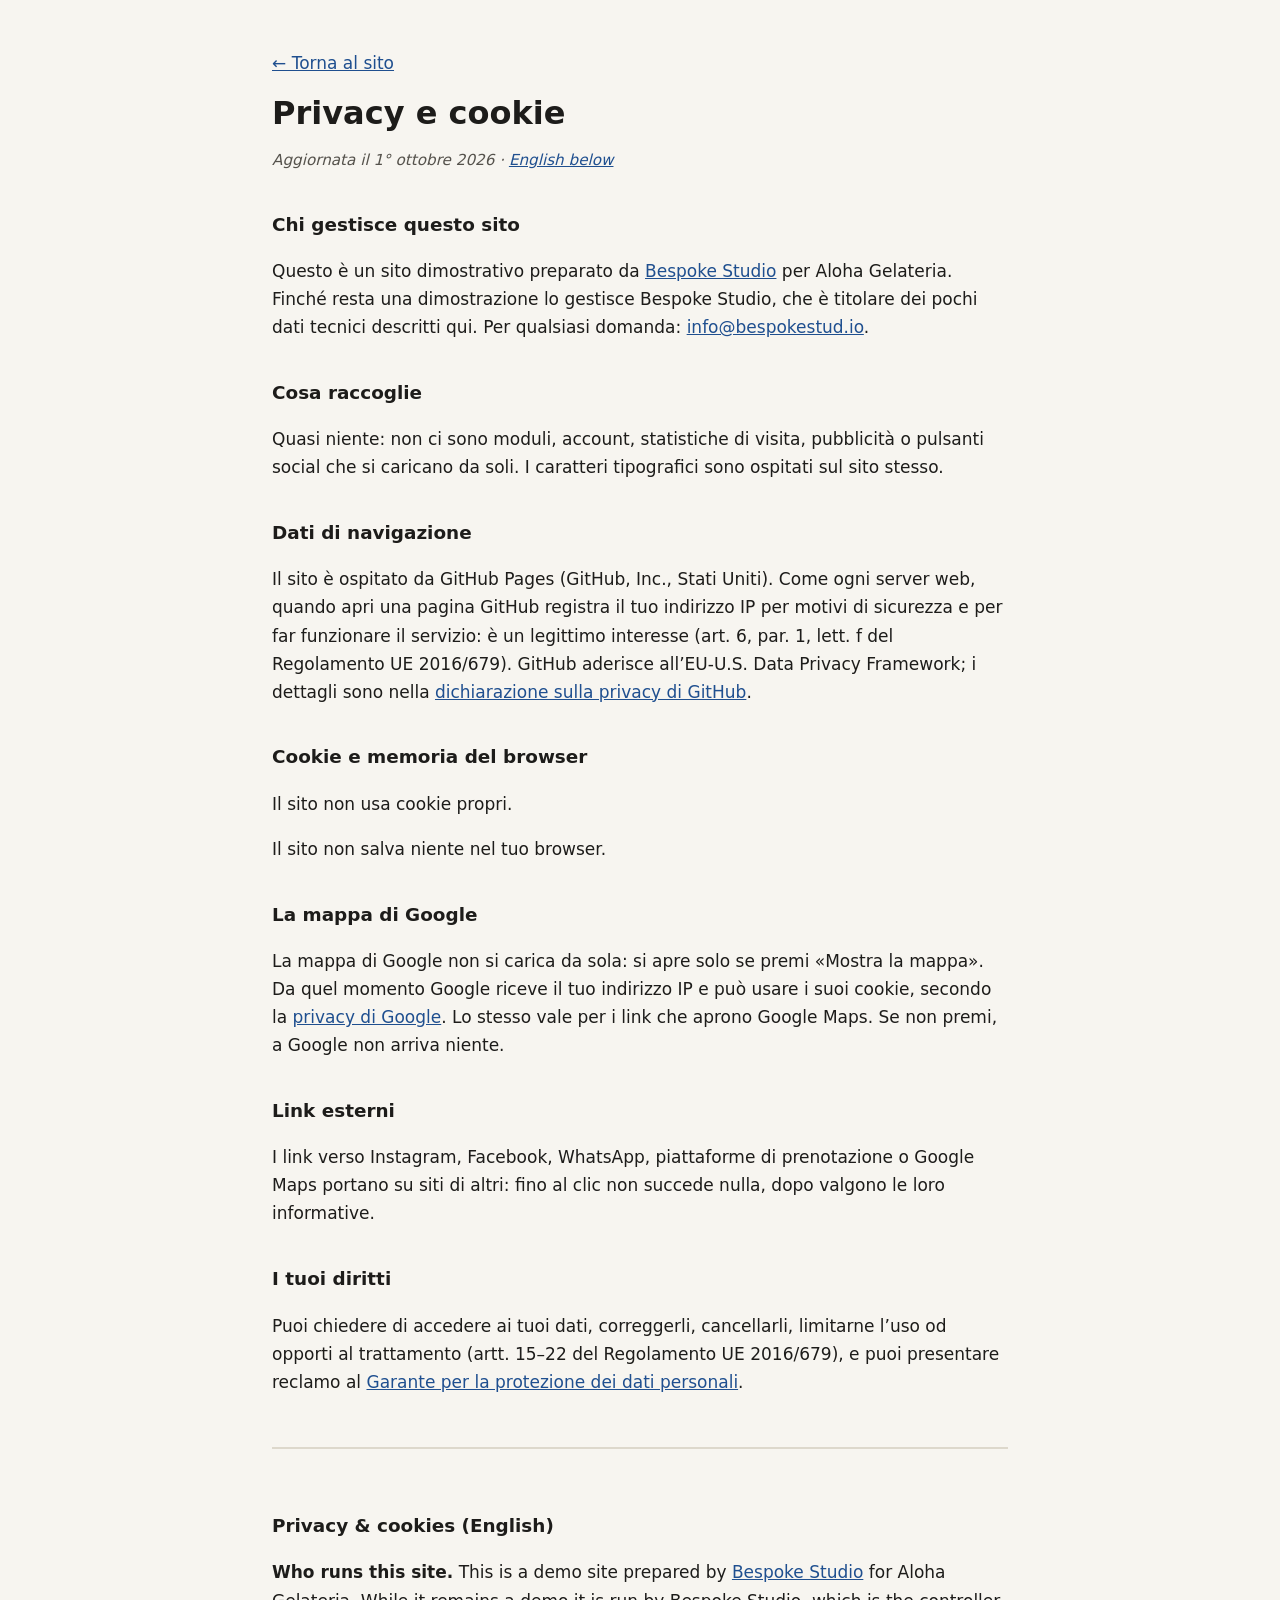
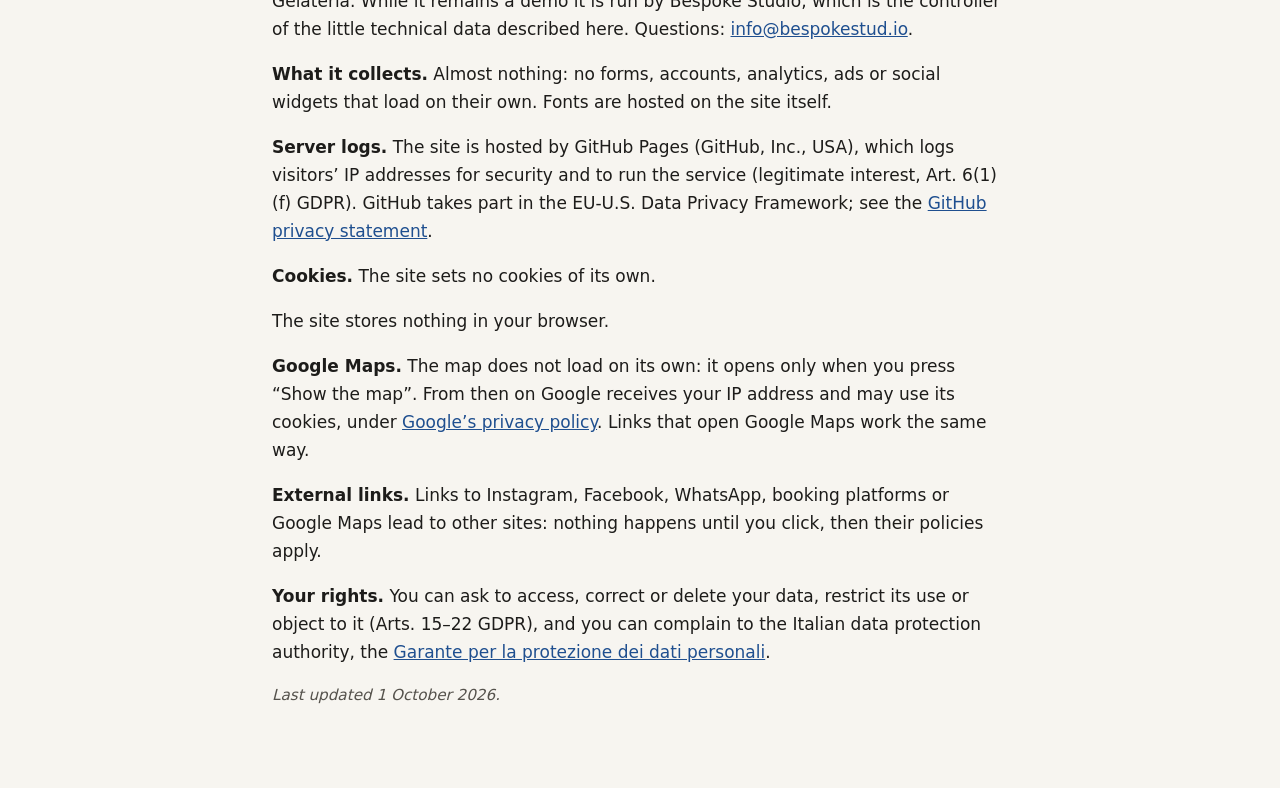
<file: privacy.html>
<!DOCTYPE html>
<html lang="it">
<head>
  <meta charset="UTF-8">
  <meta name="viewport" content="width=device-width, initial-scale=1.0">
  <meta name="robots" content="noindex">
  <title>Privacy e cookie · Aloha Gelateria</title>
  <meta name="description" content="Informativa privacy e cookie del sito Aloha Gelateria.">
  <style>
    body { margin: 0; background: #f7f5f0; color: #1d1c1a; font: 17px/1.65 system-ui, -apple-system, "Segoe UI", Roboto, sans-serif; }
    main { max-width: 46rem; margin: 0 auto; padding: 32px 20px 64px; }
    h1 { font-size: 2rem; line-height: 1.2; margin: 0.4em 0 0.2em; }
    h2 { font-size: 1.15rem; margin: 2em 0 0.4em; }
    a { color: #1f4f8f; }
    .data { color: #55524c; font-style: italic; font-size: 0.95rem; }
    .en { margin-top: 3em; padding-top: 1.5em; border-top: 2px solid #ddd8cc; }
    code { font-size: 0.9em; background: #ebe7dc; padding: 0 4px; border-radius: 3px; }
  </style>
</head>
<body>
<main>
  <p><a href="index.html">← Torna al sito</a></p>
  <h1>Privacy e cookie</h1>
  <p class="data">Aggiornata il 1° ottobre 2026 · <a href="#english" lang="en">English below</a></p>
  <h2>Chi gestisce questo sito</h2>
  <p>Questo è un sito dimostrativo preparato da <a href="https://bespokestud.io" rel="noopener">Bespoke Studio</a> per Aloha Gelateria. Finché resta una dimostrazione lo gestisce Bespoke Studio, che è titolare dei pochi dati tecnici descritti qui. Per qualsiasi domanda: <a href="mailto:info@bespokestud.io">info@bespokestud.io</a>.</p>
  <h2>Cosa raccoglie</h2>
  <p>Quasi niente: non ci sono moduli, account, statistiche di visita, pubblicità o pulsanti social che si caricano da soli. I caratteri tipografici sono ospitati sul sito stesso.</p>
  <h2>Dati di navigazione</h2>
  <p>Il sito è ospitato da GitHub Pages (GitHub, Inc., Stati Uniti). Come ogni server web, quando apri una pagina GitHub registra il tuo indirizzo IP per motivi di sicurezza e per far funzionare il servizio: è un legittimo interesse (art. 6, par. 1, lett. f del Regolamento UE 2016/679). GitHub aderisce all’EU-U.S. Data Privacy Framework; i dettagli sono nella <a href="https://docs.github.com/site-policy/privacy-policies/github-general-privacy-statement" rel="noopener">dichiarazione sulla privacy di GitHub</a>.</p>
  
  <h2>Cookie e memoria del browser</h2>
  <p>Il sito non usa cookie propri.</p>
  <p>Il sito non salva niente nel tuo browser.</p>
  <h2>La mappa di Google</h2>
  <p>La mappa di Google non si carica da sola: si apre solo se premi «Mostra la mappa». Da quel momento Google riceve il tuo indirizzo IP e può usare i suoi cookie, secondo la <a href="https://policies.google.com/privacy?hl=it" rel="noopener">privacy di Google</a>. Lo stesso vale per i link che aprono Google Maps. Se non premi, a Google non arriva niente.</p>
  <h2>Link esterni</h2>
  <p>I link verso Instagram, Facebook, WhatsApp, piattaforme di prenotazione o Google Maps portano su siti di altri: fino al clic non succede nulla, dopo valgono le loro informative.</p>
  
  <h2>I tuoi diritti</h2>
  <p>Puoi chiedere di accedere ai tuoi dati, correggerli, cancellarli, limitarne l’uso od opporti al trattamento (artt. 15–22 del Regolamento UE 2016/679), e puoi presentare reclamo al <a href="https://www.garanteprivacy.it" rel="noopener">Garante per la protezione dei dati personali</a>.</p>
  <div class="en" id="english" lang="en">
    <h2>Privacy &amp; cookies (English)</h2>
    <p><strong>Who runs this site.</strong> This is a demo site prepared by <a href="https://bespokestud.io" rel="noopener">Bespoke Studio</a> for Aloha Gelateria. While it remains a demo it is run by Bespoke Studio, which is the controller of the little technical data described here. Questions: <a href="mailto:info@bespokestud.io">info@bespokestud.io</a>.</p>
    <p><strong>What it collects.</strong> Almost nothing: no forms, accounts, analytics, ads or social widgets that load on their own. Fonts are hosted on the site itself.</p>
    <p><strong>Server logs.</strong> The site is hosted by GitHub Pages (GitHub, Inc., USA), which logs visitors’ IP addresses for security and to run the service (legitimate interest, Art. 6(1)(f) GDPR). GitHub takes part in the EU-U.S. Data Privacy Framework; see the <a href="https://docs.github.com/site-policy/privacy-policies/github-general-privacy-statement" rel="noopener">GitHub privacy statement</a>.</p>
    
    <p><strong>Cookies.</strong> The site sets no cookies of its own.</p>
    <p>The site stores nothing in your browser.</p>
    <p><strong>Google Maps.</strong> The map does not load on its own: it opens only when you press “Show the map”. From then on Google receives your IP address and may use its cookies, under <a href="https://policies.google.com/privacy?hl=en" rel="noopener">Google’s privacy policy</a>. Links that open Google Maps work the same way.</p>
    <p><strong>External links.</strong> Links to Instagram, Facebook, WhatsApp, booking platforms or Google Maps lead to other sites: nothing happens until you click, then their policies apply.</p>
    
    <p><strong>Your rights.</strong> You can ask to access, correct or delete your data, restrict its use or object to it (Arts. 15–22 GDPR), and you can complain to the Italian data protection authority, the <a href="https://www.garanteprivacy.it" rel="noopener">Garante per la protezione dei dati personali</a>.</p>
    <p class="data">Last updated 1 October 2026.</p>
  </div>
</main>
</body>
</html>
</file>
